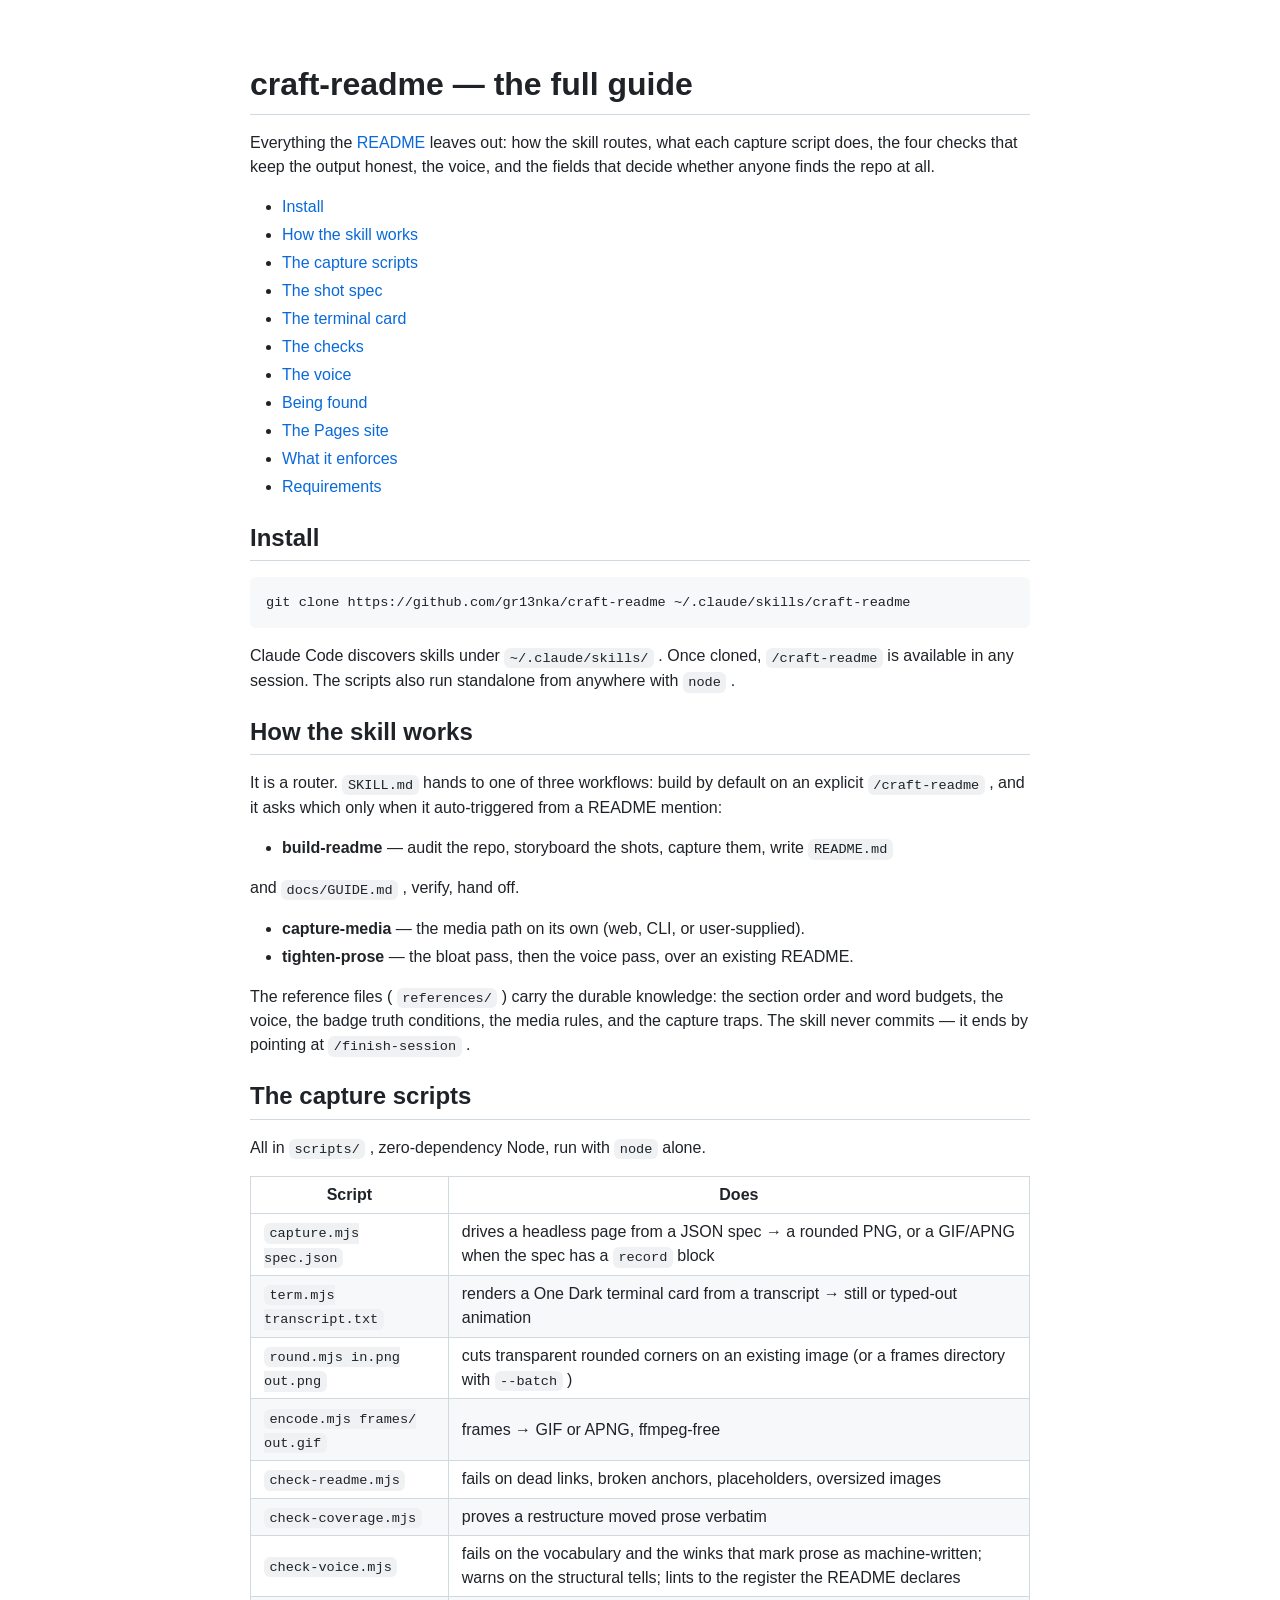
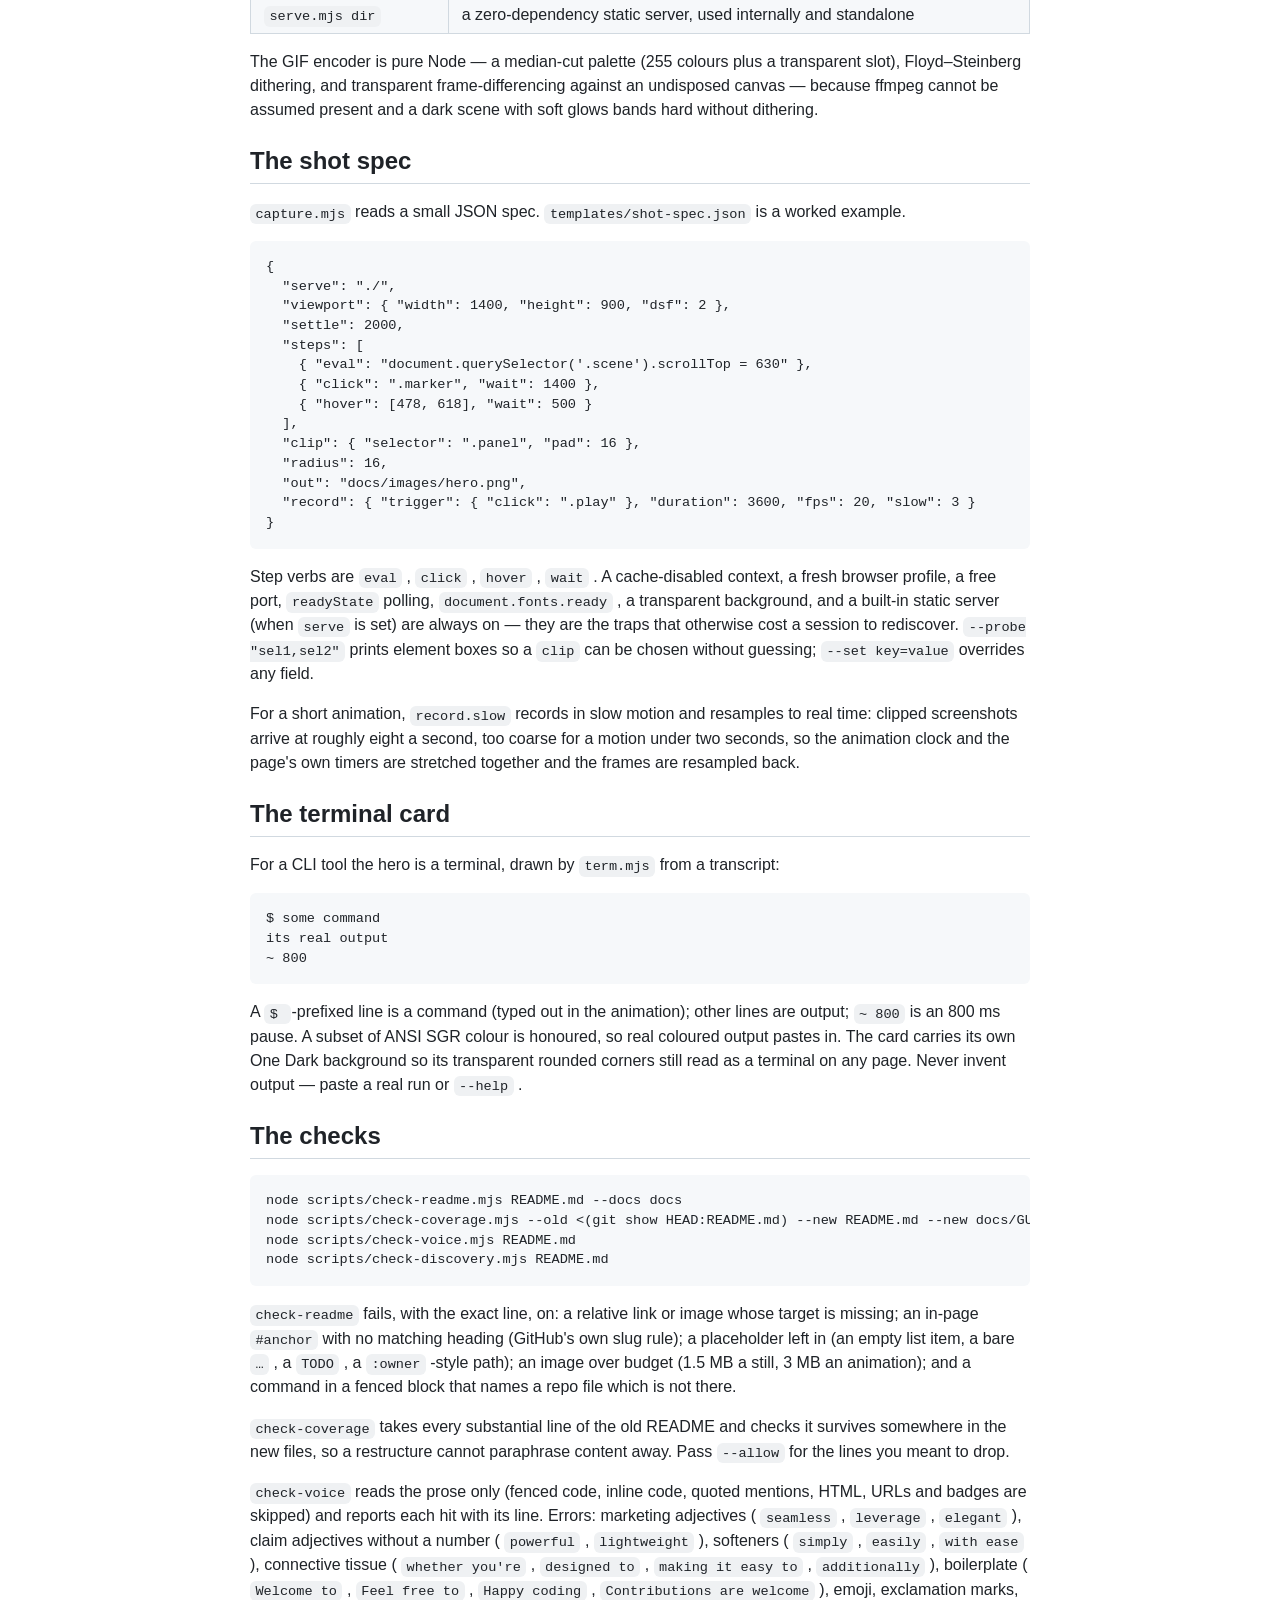
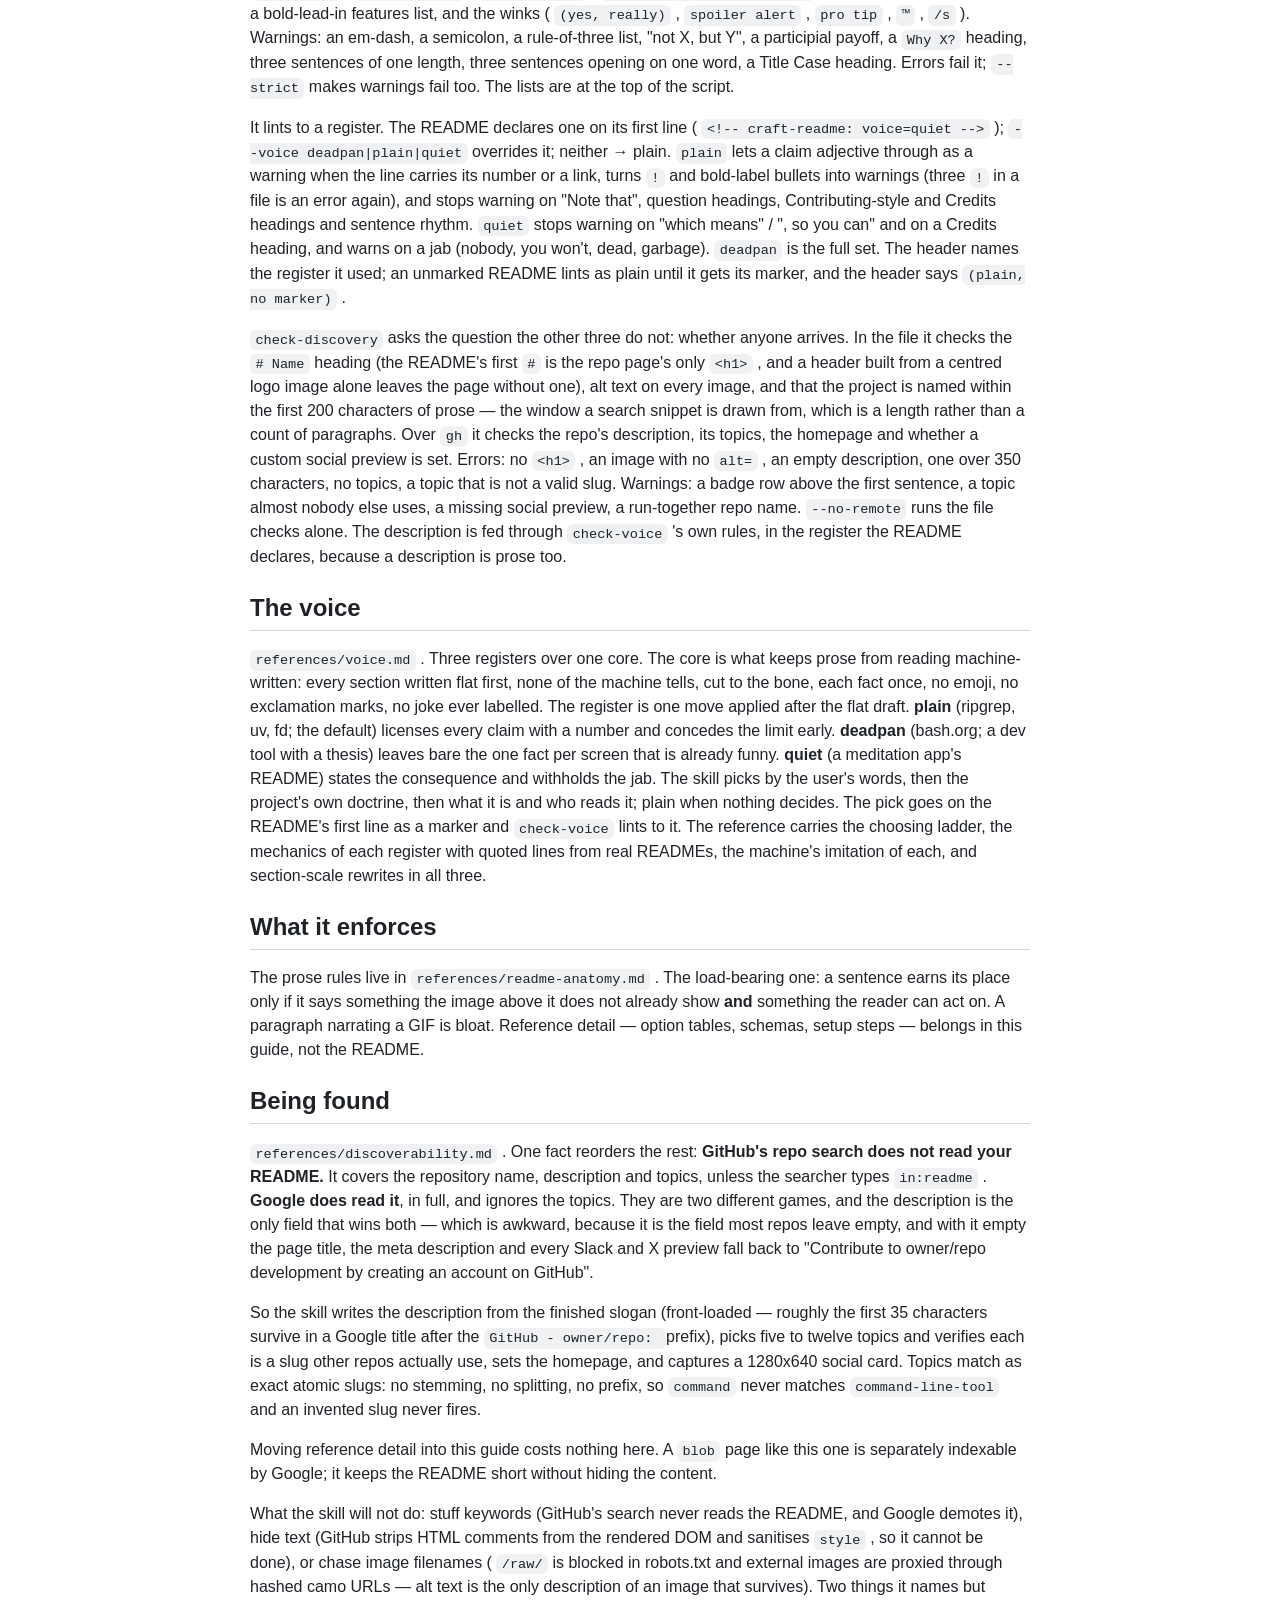
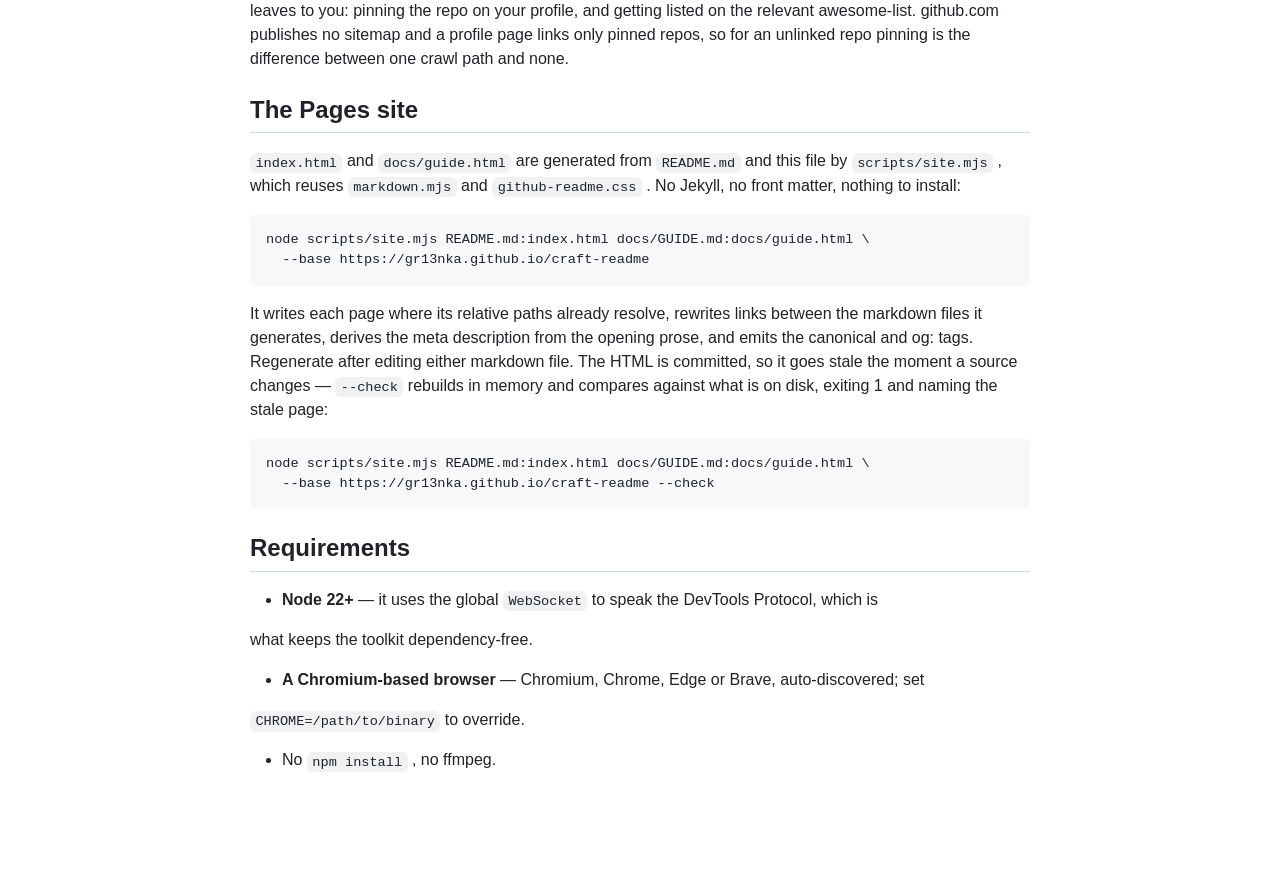
<file: docs/guide.html>
<!doctype html>
<html lang="en">
<meta charset="utf-8">
<meta name="viewport" content="width=device-width, initial-scale=1">
<title>craft-readme — the full guide</title>
<meta name="description" content="craft-readme — the full guide Everything the README leaves out: how the skill routes, what each capture script does, the four checks that keep the output honest, the voice, and the fields that decide whether anyone finds the repo at all.">
<link rel="canonical" href="https://gr13nka.github.io/craft-readme/docs/guide.html">
<meta property="og:type" content="website">
<meta property="og:title" content="craft-readme — the full guide">
<meta property="og:description" content="craft-readme — the full guide Everything the README leaves out: how the skill routes, what each capture script does, the four checks that keep the output honest, the voice, and the fields that decide whether anyone finds the repo at all.">
<meta property="og:url" content="https://gr13nka.github.io/craft-readme/docs/guide.html">
<meta property="og:image" content="https://gr13nka.github.io/craft-readme/docs/images/og.png">
<meta name="twitter:card" content="summary_large_image">
<meta name="twitter:image" content="https://gr13nka.github.io/craft-readme/docs/images/og.png">
<style>
  html { background: #fff; color-scheme: light; }
  body { margin: 0; padding: 32px 20px 96px; }
  .markdown-body { max-width: 860px; margin: 0 auto; }
  .markdown-body img { max-width: 100%; height: auto; }
  @media (max-width: 600px) { body { padding: 20px 14px 64px; } }
/* A faithful-enough GitHub .markdown-body (light), so a rendered README reads
   as the real thing in a screenshot. Values track GitHub's primer-markdown. */
.markdown-body {
  box-sizing: border-box;
  background: #ffffff;
  color: #1f2328;
  font-family: -apple-system, BlinkMacSystemFont, "Segoe UI", "Noto Sans", Helvetica, Arial, sans-serif;
  font-size: 16px;
  line-height: 1.5;
  word-wrap: break-word;
  padding: 32px 40px;
}
.markdown-body > *:first-child { margin-top: 0 !important; }
.markdown-body > *:last-child { margin-bottom: 0 !important; }
.markdown-body h1, .markdown-body h2, .markdown-body h3,
.markdown-body h4, .markdown-body h5, .markdown-body h6 {
  margin: 24px 0 16px; font-weight: 600; line-height: 1.25;
}
.markdown-body h1 { font-size: 2em; padding-bottom: .3em; border-bottom: 1px solid #d1d9e0; }
.markdown-body h2 { font-size: 1.5em; padding-bottom: .3em; border-bottom: 1px solid #d1d9e0; }
.markdown-body h3 { font-size: 1.25em; }
.markdown-body h4 { font-size: 1em; }
.markdown-body p, .markdown-body blockquote, .markdown-body ul,
.markdown-body ol, .markdown-body table, .markdown-body pre { margin: 0 0 16px; }
.markdown-body a { color: #0969da; text-decoration: none; }
.markdown-body a:hover { text-decoration: underline; }
.markdown-body strong { font-weight: 600; }
.markdown-body img { max-width: 100%; box-sizing: content-box; vertical-align: middle; }
.markdown-body code {
  font-family: ui-monospace, SFMono-Regular, "SF Mono", Menlo, Consolas, monospace;
  font-size: 85%; padding: .2em .4em; margin: 0;
  background: #eff1f3; border-radius: 6px;
}
.markdown-body pre {
  font-family: ui-monospace, SFMono-Regular, "SF Mono", Menlo, Consolas, monospace;
  font-size: 85%; line-height: 1.45;
  padding: 16px; overflow: auto; background: #f6f8fa; border-radius: 6px;
}
.markdown-body pre code { padding: 0; background: transparent; font-size: 100%; }
.markdown-body blockquote {
  padding: 0 1em; color: #59636e; border-left: .25em solid #d1d9e0;
}
.markdown-body ul, .markdown-body ol { padding-left: 2em; }
.markdown-body li { margin: .25em 0; }
.markdown-body li > ul, .markdown-body li > ol { margin: .25em 0; }
.markdown-body table { border-collapse: collapse; display: block; width: max-content; max-width: 100%; overflow: auto; }
.markdown-body th, .markdown-body td { padding: 6px 13px; border: 1px solid #d1d9e0; }
.markdown-body tr:nth-child(2n) { background: #f6f8fa; }
.markdown-body hr { height: .25em; margin: 24px 0; background: #d1d9e0; border: 0; }
.markdown-body div[align="center"] { text-align: center; }
.markdown-body div[align="center"] h1 { border-bottom: 0; }

</style>
<article class="markdown-body"><h1>craft-readme — the full guide</h1>
<p>Everything the <a href="../index.html">README</a> leaves out: how the skill routes, what each capture script does, the four checks that keep the output honest, the voice, and the fields that decide whether anyone finds the repo at all.</p>
<ul><li><a href="#install">Install</a></li><li><a href="#how-the-skill-works">How the skill works</a></li><li><a href="#the-capture-scripts">The capture scripts</a></li><li><a href="#the-shot-spec">The shot spec</a></li><li><a href="#the-terminal-card">The terminal card</a></li><li><a href="#the-checks">The checks</a></li><li><a href="#the-voice">The voice</a></li><li><a href="#being-found">Being found</a></li><li><a href="#the-pages-site">The Pages site</a></li><li><a href="#what-it-enforces">What it enforces</a></li><li><a href="#requirements">Requirements</a></li></ul>
<h2>Install</h2>
<pre><code>git clone https://github.com/gr13nka/craft-readme ~/.claude/skills/craft-readme</code></pre>
<p>Claude Code discovers skills under  <code>~/.claude/skills/</code> . Once cloned,  <code>/craft-readme</code>  is available in any session. The scripts also run standalone from anywhere with  <code>node</code> .</p>
<h2>How the skill works</h2>
<p>It is a router.  <code>SKILL.md</code>  hands to one of three workflows: build by default on an explicit  <code>/craft-readme</code> , and it asks which only when it auto-triggered from a README mention:</p>
<ul><li><strong>build-readme</strong> — audit the repo, storyboard the shots, capture them, write  <code>README.md</code> </li></ul>
<p>  and  <code>docs/GUIDE.md</code> , verify, hand off.</p>
<ul><li><strong>capture-media</strong> — the media path on its own (web, CLI, or user-supplied).</li><li><strong>tighten-prose</strong> — the bloat pass, then the voice pass, over an existing README.</li></ul>
<p>The reference files ( <code>references/</code> ) carry the durable knowledge: the section order and word budgets, the voice, the badge truth conditions, the media rules, and the capture traps. The skill never commits — it ends by pointing at  <code>/finish-session</code> .</p>
<h2>The capture scripts</h2>
<p>All in  <code>scripts/</code> , zero-dependency Node, run with  <code>node</code>  alone.</p>
<table><thead><tr><th>Script</th><th>Does</th></tr></thead><tbody><tr><td> <code>capture.mjs spec.json</code> </td><td>drives a headless page from a JSON spec → a rounded PNG, or a GIF/APNG when the spec has a  <code>record</code>  block</td></tr><tr><td> <code>term.mjs transcript.txt</code> </td><td>renders a One Dark terminal card from a transcript → still or typed-out animation</td></tr><tr><td> <code>round.mjs in.png out.png</code> </td><td>cuts transparent rounded corners on an existing image (or a frames directory with  <code>--batch</code> )</td></tr><tr><td> <code>encode.mjs frames/ out.gif</code> </td><td>frames → GIF or APNG, ffmpeg-free</td></tr><tr><td> <code>check-readme.mjs</code> </td><td>fails on dead links, broken anchors, placeholders, oversized images</td></tr><tr><td> <code>check-coverage.mjs</code> </td><td>proves a restructure moved prose verbatim</td></tr><tr><td> <code>check-voice.mjs</code> </td><td>fails on the vocabulary and the winks that mark prose as machine-written; warns on the structural tells; lints to the register the README declares</td></tr><tr><td> <code>serve.mjs dir</code> </td><td>a zero-dependency static server, used internally and standalone</td></tr></tbody></table>
<p>The GIF encoder is pure Node — a median-cut palette (255 colours plus a transparent slot), Floyd–Steinberg dithering, and transparent frame-differencing against an undisposed canvas — because ffmpeg cannot be assumed present and a dark scene with soft glows bands hard without dithering.</p>
<h2>The shot spec</h2>
<p> <code>capture.mjs</code>  reads a small JSON spec.  <code>templates/shot-spec.json</code>  is a worked example.</p>
<pre><code>{
  "serve": "./",
  "viewport": { "width": 1400, "height": 900, "dsf": 2 },
  "settle": 2000,
  "steps": [
    { "eval": "document.querySelector('.scene').scrollTop = 630" },
    { "click": ".marker", "wait": 1400 },
    { "hover": [478, 618], "wait": 500 }
  ],
  "clip": { "selector": ".panel", "pad": 16 },
  "radius": 16,
  "out": "docs/images/hero.png",
  "record": { "trigger": { "click": ".play" }, "duration": 3600, "fps": 20, "slow": 3 }
}</code></pre>
<p>Step verbs are  <code>eval</code> ,  <code>click</code> ,  <code>hover</code> ,  <code>wait</code> . A cache-disabled context, a fresh browser profile, a free port,  <code>readyState</code>  polling,  <code>document.fonts.ready</code> , a transparent background, and a built-in static server (when  <code>serve</code>  is set) are always on — they are the traps that otherwise cost a session to rediscover.  <code>--probe "sel1,sel2"</code>  prints element boxes so a  <code>clip</code>  can be chosen without guessing;  <code>--set key=value</code>  overrides any field.</p>
<p>For a short animation,  <code>record.slow</code>  records in slow motion and resamples to real time: clipped screenshots arrive at roughly eight a second, too coarse for a motion under two seconds, so the animation clock and the page's own timers are stretched together and the frames are resampled back.</p>
<h2>The terminal card</h2>
<p>For a CLI tool the hero is a terminal, drawn by  <code>term.mjs</code>  from a transcript:</p>
<pre><code>$ some command
its real output
~ 800</code></pre>
<p>A  <code>$ </code> -prefixed line is a command (typed out in the animation); other lines are output;  <code>~ 800</code>  is an 800 ms pause. A subset of ANSI SGR colour is honoured, so real coloured output pastes in. The card carries its own One Dark background so its transparent rounded corners still read as a terminal on any page. Never invent output — paste a real run or  <code>--help</code> .</p>
<h2>The checks</h2>
<pre><code>node scripts/check-readme.mjs README.md --docs docs
node scripts/check-coverage.mjs --old &lt;(git show HEAD:README.md) --new README.md --new docs/GUIDE.md
node scripts/check-voice.mjs README.md
node scripts/check-discovery.mjs README.md</code></pre>
<p> <code>check-readme</code>  fails, with the exact line, on: a relative link or image whose target is missing; an in-page  <code>#anchor</code>  with no matching heading (GitHub's own slug rule); a placeholder left in (an empty list item, a bare  <code>…</code> , a  <code>TODO</code> , a  <code>:owner</code> -style path); an image over budget (1.5 MB a still, 3 MB an animation); and a command in a fenced block that names a repo file which is not there.</p>
<p> <code>check-coverage</code>  takes every substantial line of the old README and checks it survives somewhere in the new files, so a restructure cannot paraphrase content away. Pass  <code>--allow</code>  for the lines you meant to drop.</p>
<p> <code>check-voice</code>  reads the prose only (fenced code, inline code, quoted mentions, HTML, URLs and badges are skipped) and reports each hit with its line. Errors: marketing adjectives ( <code>seamless</code> ,  <code>leverage</code> ,  <code>elegant</code> ), claim adjectives without a number ( <code>powerful</code> ,  <code>lightweight</code> ), softeners ( <code>simply</code> ,  <code>easily</code> ,  <code>with ease</code> ), connective tissue ( <code>whether you're</code> ,  <code>designed to</code> ,  <code>making it easy to</code> ,  <code>additionally</code> ), boilerplate ( <code>Welcome to</code> ,  <code>Feel free to</code> ,  <code>Happy coding</code> ,  <code>Contributions are welcome</code> ), emoji, exclamation marks, a bold-lead-in features list, and the winks ( <code>(yes, really)</code> ,  <code>spoiler alert</code> ,  <code>pro tip</code> ,  <code>™</code> ,  <code>/s</code> ). Warnings: an em-dash, a semicolon, a rule-of-three list, "not X, but Y", a participial payoff, a  <code>Why X?</code>  heading, three sentences of one length, three sentences opening on one word, a Title Case heading. Errors fail it;  <code>--strict</code>  makes warnings fail too. The lists are at the top of the script.</p>
<p>It lints to a register. The README declares one on its first line ( <code>&lt;!-- craft-readme: voice=quiet --&gt;</code> );  <code>--voice deadpan|plain|quiet</code>  overrides it; neither → plain.  <code>plain</code>  lets a claim adjective through as a warning when the line carries its number or a link, turns  <code>!</code>  and bold-label bullets into warnings (three  <code>!</code>  in a file is an error again), and stops warning on "Note that", question headings, Contributing-style and Credits headings and sentence rhythm.  <code>quiet</code>  stops warning on "which means" / ", so you can" and on a Credits heading, and warns on a jab (nobody, you won't, dead, garbage).  <code>deadpan</code>  is the full set. The header names the register it used; an unmarked README lints as plain until it gets its marker, and the header says  <code>(plain, no marker)</code> .</p>
<p> <code>check-discovery</code>  asks the question the other three do not: whether anyone arrives. In the file it checks the  <code># Name</code>  heading (the README's first  <code>#</code>  is the repo page's only  <code>&lt;h1&gt;</code> , and a header built from a centred logo image alone leaves the page without one), alt text on every image, and that the project is named within the first 200 characters of prose — the window a search snippet is drawn from, which is a length rather than a count of paragraphs. Over  <code>gh</code>  it checks the repo's description, its topics, the homepage and whether a custom social preview is set. Errors: no  <code>&lt;h1&gt;</code> , an image with no  <code>alt=</code> , an empty description, one over 350 characters, no topics, a topic that is not a valid slug. Warnings: a badge row above the first sentence, a topic almost nobody else uses, a missing social preview, a run-together repo name.  <code>--no-remote</code>  runs the file checks alone. The description is fed through  <code>check-voice</code> 's own rules, in the register the README declares, because a description is prose too.</p>
<h2>The voice</h2>
<p> <code>references/voice.md</code> . Three registers over one core. The core is what keeps prose from reading machine-written: every section written flat first, none of the machine tells, cut to the bone, each fact once, no emoji, no exclamation marks, no joke ever labelled. The register is one move applied after the flat draft. <strong>plain</strong> (ripgrep, uv, fd; the default) licenses every claim with a number and concedes the limit early. <strong>deadpan</strong> (bash.org; a dev tool with a thesis) leaves bare the one fact per screen that is already funny. <strong>quiet</strong> (a meditation app's README) states the consequence and withholds the jab. The skill picks by the user's words, then the project's own doctrine, then what it is and who reads it; plain when nothing decides. The pick goes on the README's first line as a marker and  <code>check-voice</code>  lints to it. The reference carries the choosing ladder, the mechanics of each register with quoted lines from real READMEs, the machine's imitation of each, and section-scale rewrites in all three.</p>
<h2>What it enforces</h2>
<p>The prose rules live in  <code>references/readme-anatomy.md</code> . The load-bearing one: a sentence earns its place only if it says something the image above it does not already show <strong>and</strong> something the reader can act on. A paragraph narrating a GIF is bloat. Reference detail — option tables, schemas, setup steps — belongs in this guide, not the README.</p>
<h2>Being found</h2>
<p> <code>references/discoverability.md</code> . One fact reorders the rest: <strong>GitHub's repo search does not read your README.</strong> It covers the repository name, description and topics, unless the searcher types  <code>in:readme</code> . <strong>Google does read it</strong>, in full, and ignores the topics. They are two different games, and the description is the only field that wins both — which is awkward, because it is the field most repos leave empty, and with it empty the page title, the meta description and every Slack and X preview fall back to "Contribute to owner/repo development by creating an account on GitHub".</p>
<p>So the skill writes the description from the finished slogan (front-loaded — roughly the first 35 characters survive in a Google title after the  <code>GitHub - owner/repo: </code>  prefix), picks five to twelve topics and verifies each is a slug other repos actually use, sets the homepage, and captures a 1280x640 social card. Topics match as exact atomic slugs: no stemming, no splitting, no prefix, so  <code>command</code>  never matches  <code>command-line-tool</code>  and an invented slug never fires.</p>
<p>Moving reference detail into this guide costs nothing here. A  <code>blob</code>  page like this one is separately indexable by Google; it keeps the README short without hiding the content.</p>
<p>What the skill will not do: stuff keywords (GitHub's search never reads the README, and Google demotes it), hide text (GitHub strips HTML comments from the rendered DOM and sanitises  <code>style</code> , so it cannot be done), or chase image filenames ( <code>/raw/</code>  is blocked in robots.txt and external images are proxied through hashed camo URLs — alt text is the only description of an image that survives). Two things it names but leaves to you: pinning the repo on your profile, and getting listed on the relevant awesome-list. github.com publishes no sitemap and a profile page links only pinned repos, so for an unlinked repo pinning is the difference between one crawl path and none.</p>
<h2>The Pages site</h2>
<p> <code>index.html</code>  and  <code>docs/guide.html</code>  are generated from  <code>README.md</code>  and this file by  <code>scripts/site.mjs</code> , which reuses  <code>markdown.mjs</code>  and  <code>github-readme.css</code> . No Jekyll, no front matter, nothing to install:</p>
<pre><code>node scripts/site.mjs README.md:index.html docs/GUIDE.md:docs/guide.html \
  --base https://gr13nka.github.io/craft-readme</code></pre>
<p>It writes each page where its relative paths already resolve, rewrites links between the markdown files it generates, derives the meta description from the opening prose, and emits the canonical and og: tags. Regenerate after editing either markdown file. The HTML is committed, so it goes stale the moment a source changes —  <code>--check</code>  rebuilds in memory and compares against what is on disk, exiting 1 and naming the stale page:</p>
<pre><code>node scripts/site.mjs README.md:index.html docs/GUIDE.md:docs/guide.html \
  --base https://gr13nka.github.io/craft-readme --check</code></pre>
<h2>Requirements</h2>
<ul><li><strong>Node 22+</strong> — it uses the global  <code>WebSocket</code>  to speak the DevTools Protocol, which is</li></ul>
<p>  what keeps the toolkit dependency-free.</p>
<ul><li><strong>A Chromium-based browser</strong> — Chromium, Chrome, Edge or Brave, auto-discovered; set</li></ul>
<p>   <code>CHROME=/path/to/binary</code>  to override.</p>
<ul><li>No  <code>npm install</code> , no ffmpeg.</li></ul></article>
</file>
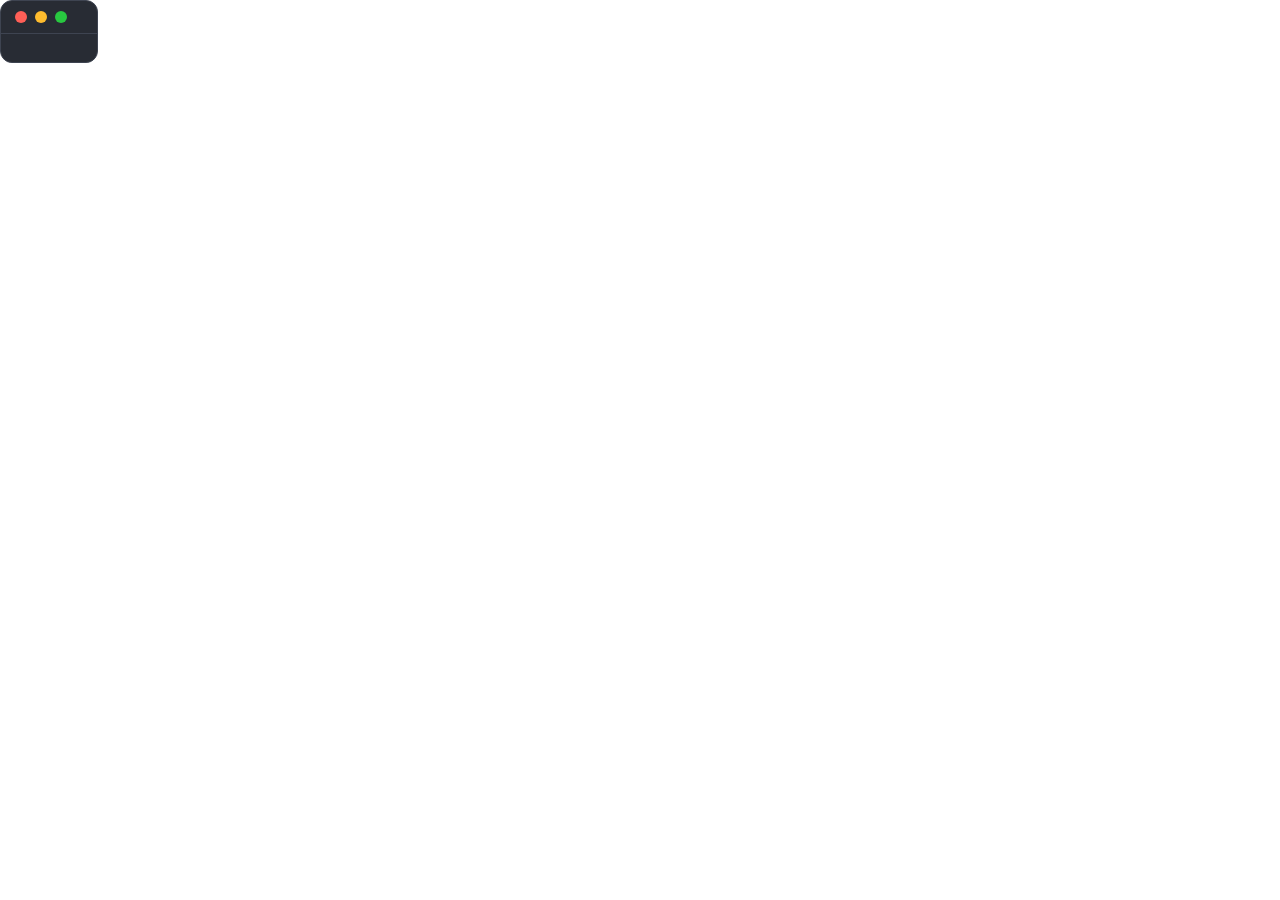
<file: scripts/term.html>
<!doctype html>
<meta charset="utf-8">
<style>
  /* The card carries its own dark ground, so its rounded corners can be cut
     to transparency and it still reads as a terminal on any page behind it.
     One Dark, so real coloured CLI output pasted into a transcript lands home. */
  :root {
    --bg: #282c34; --edge: #3e4451; --fg: #abb2bf;
    --dot1: #ff5f57; --dot2: #febc2e; --dot3: #28c840;
    --prompt: #98c379; --title: #7f848e;
  }
  html, body { margin: 0; background: transparent; }
  #term {
    display: inline-block; background: var(--bg); border: 1px solid var(--edge);
    border-radius: 12px; overflow: hidden;
    font: 14px/1.55 ui-monospace, "SF Mono", Menlo, Consolas, monospace;
    color: var(--fg);
  }
  #bar { display: flex; align-items: center; gap: 8px; padding: 10px 14px; border-bottom: 1px solid var(--edge); }
  #bar .dot { width: 12px; height: 12px; border-radius: 50%; }
  #bar .d1 { background: var(--dot1); } #bar .d2 { background: var(--dot2); } #bar .d3 { background: var(--dot3); }
  #bar.hidden { display: none; }
  #title { margin-left: 8px; color: var(--title); font-size: 12.5px; }
  #body { margin: 0; padding: 14px 16px; white-space: pre-wrap; word-break: break-word; }
  .p { color: var(--prompt); }
  .c { color: #d7dae0; font-weight: 600; }
  .cur { background: var(--fg); color: var(--bg); }
  .b { font-weight: 600; } .dim { opacity: .6; }
</style>
<div id="term"><div id="bar"><span class="dot d1"></span><span class="dot d2"></span><span class="dot d3"></span><span id="title"></span></div><pre id="body"></pre></div>
</file>
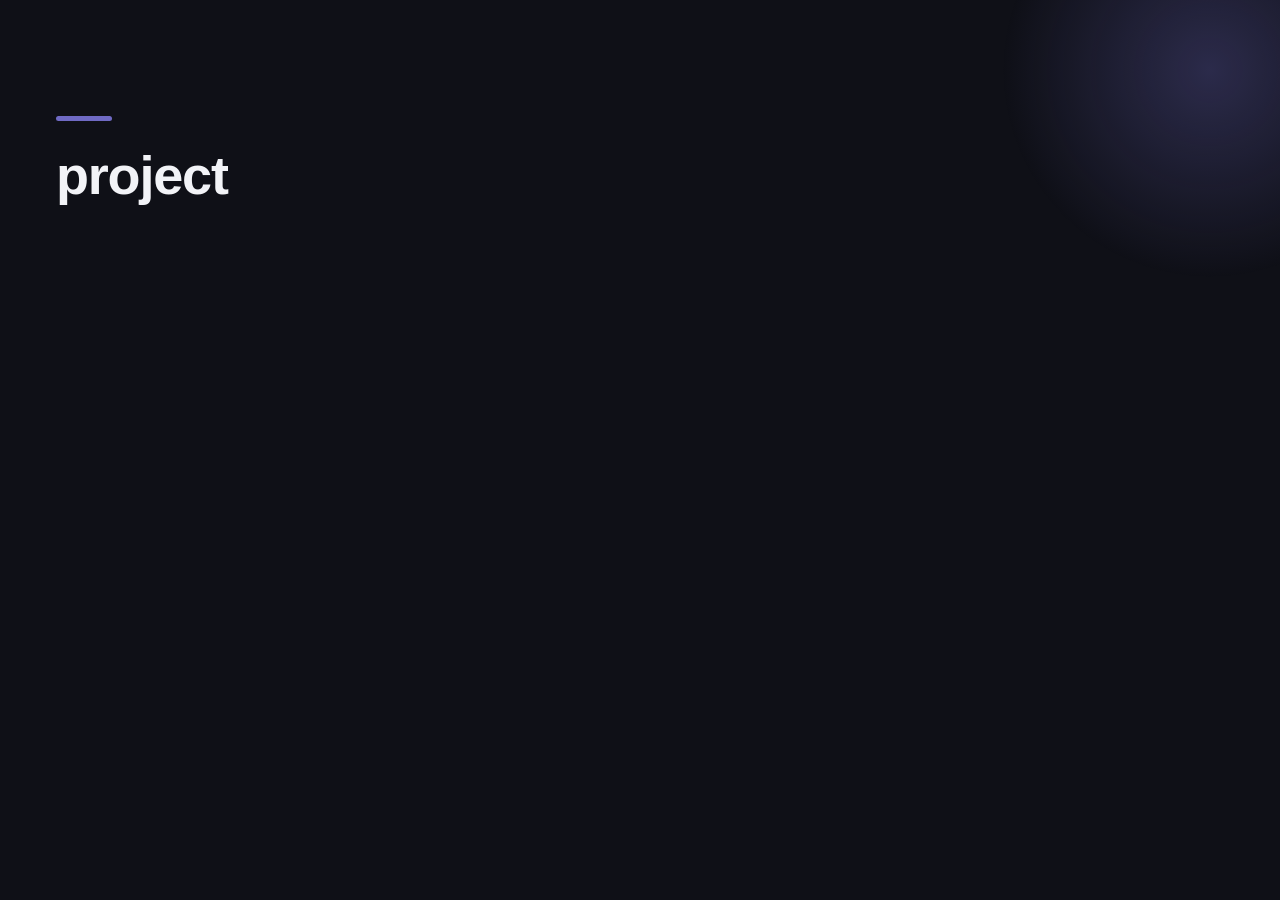
<file: templates/og-card.html>
<!doctype html>
<meta charset="utf-8">
<title>social preview card</title>
<!--
  The 1280x640 social preview. Driven by the query string so no file is written into the
  target repo:

    node <skill>/scripts/capture.mjs <skill>/templates/og-spec.json \
      --set 'path=/og-card.html?title=NAME&slogan=THE%20SLOGAN' \
      --set out=<abs path>/docs/images/og.png

  Do not override `serve`: capture.mjs resolves it relative to the spec file, so the
  default "." is already this directory. `out` resolves the same way, so pass it absolute
  or as a path back into the target repo.

  Params: title, slogan, footer, theme=dark|light, accent=RRGGBB.

  Text only, on purpose. This card is rendered around 500px wide in a Slack or X feed,
  where a shrunk screenshot is mush; a name and one line are what survive. It is also the
  one image in this skill that keeps opaque corners — see references/media-rules.md.
-->
<style>
  html, body { margin: 0; height: 100%; }
  body {
    width: 640px; height: 320px; overflow: hidden;
    font-family: ui-sans-serif, -apple-system, "Segoe UI", Roboto, Helvetica, Arial, sans-serif;
    -webkit-font-smoothing: antialiased;
    display: flex; flex-direction: column; justify-content: center;
    padding: 0 56px; box-sizing: border-box;
    background: var(--bg); color: var(--fg);
  }
  :root { --bg: #0f1017; --fg: #f2f3f7; --muted: #9aa0b4; --accent: #6f6ac4; }
  body.light { --bg: #ffffff; --fg: #12131a; --muted: #5c6270; }
  /* A wash in the corner, so the card is not a flat rectangle at feed size. */
  body::after {
    content: ""; position: fixed; right: -140px; top: -140px;
    width: 420px; height: 420px; border-radius: 50%;
    background: radial-gradient(circle, var(--accent) 0%, transparent 70%);
    opacity: .30; pointer-events: none;
  }
  .rule { width: 56px; height: 5px; border-radius: 3px; background: var(--accent); margin-bottom: 26px; }
  h1 {
    margin: 0; font-size: 54px; line-height: 1.05; font-weight: 700;
    letter-spacing: -0.022em; word-break: break-word;
  }
  h1.long { font-size: 42px; }
  h1.longer { font-size: 34px; }
  p {
    margin: 18px 0 0; font-size: 23px; line-height: 1.36; color: var(--muted);
    max-width: 30ch; font-weight: 400;
  }
  footer {
    position: fixed; left: 56px; bottom: 34px;
    font-size: 16px; color: var(--muted); letter-spacing: .01em;
  }
  body.has-footer { padding-bottom: 40px; }
</style>
<div class="rule"></div>
<h1 id="t"></h1>
<p id="s"></p>
<footer id="f"></footer>
<script>
  const q = new URLSearchParams(location.search);
  const title = q.get('title') || 'project';
  const slogan = q.get('slogan') || '';
  const footer = q.get('footer') || '';
  if (q.get('theme') === 'light') document.body.classList.add('light');
  if (q.get('accent')) document.documentElement.style.setProperty('--accent', '#' + q.get('accent').replace(/^#/, ''));

  const t = document.getElementById('t');
  t.textContent = title;
  /* Step the title down rather than let a long name wrap into the slogan. */
  if (title.length > 26) t.className = 'longer';
  else if (title.length > 16) t.className = 'long';

  const s = document.getElementById('s');
  if (slogan) s.textContent = slogan; else s.remove();

  const f = document.getElementById('f');
  if (footer) { f.textContent = footer; document.body.classList.add('has-footer'); } else f.remove();
</script>
</file>
